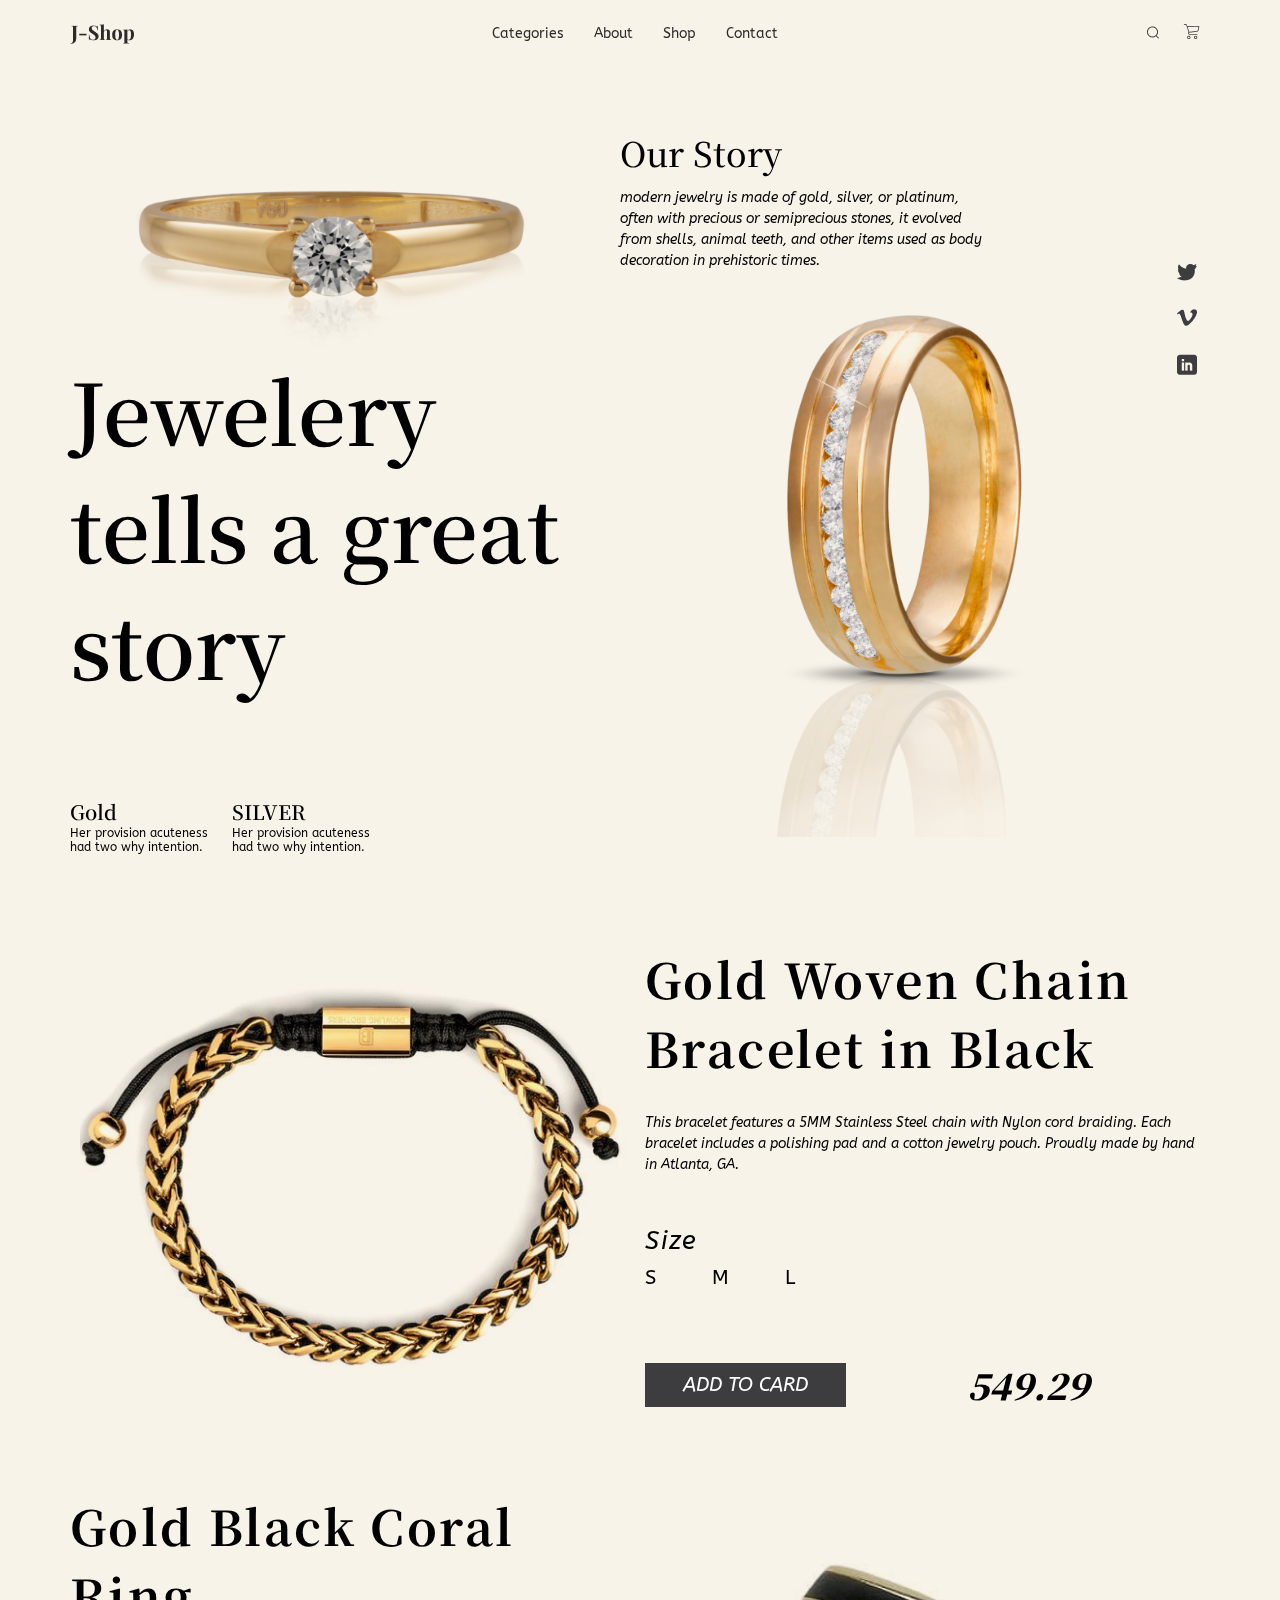
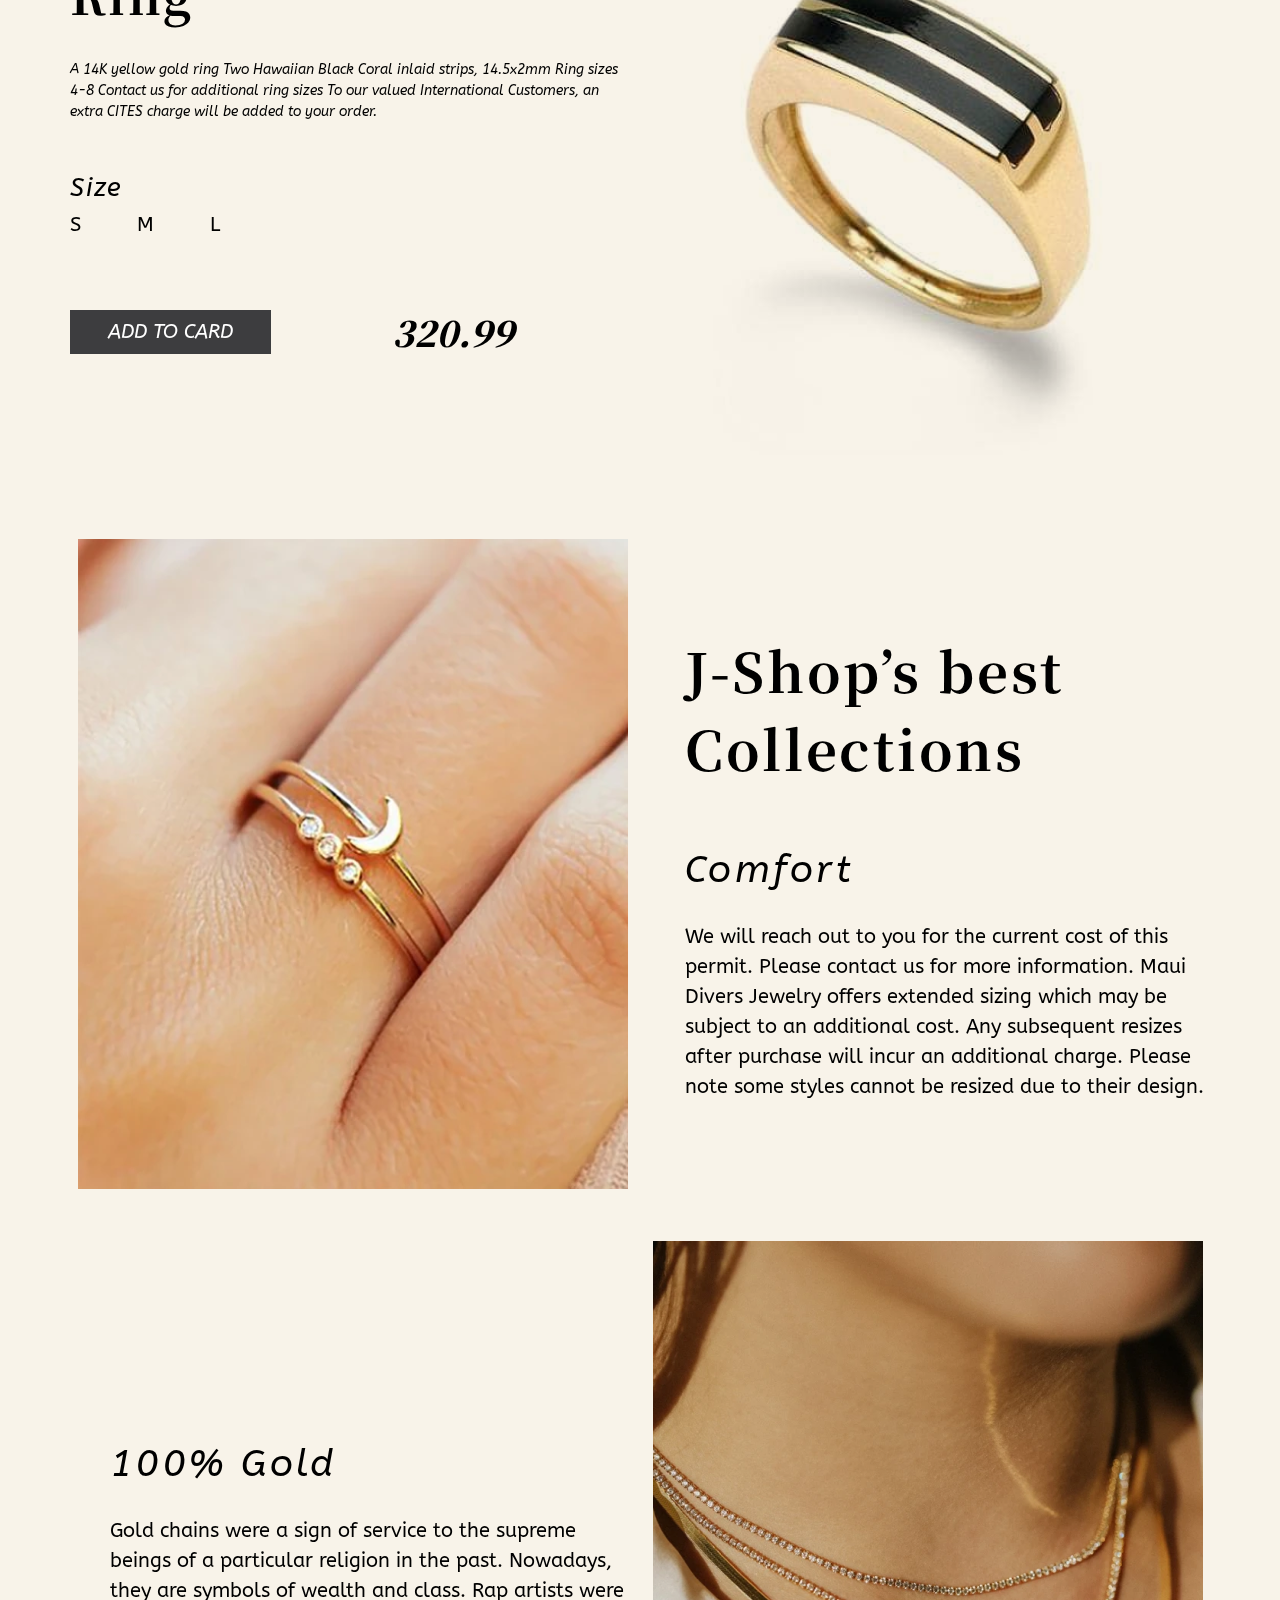
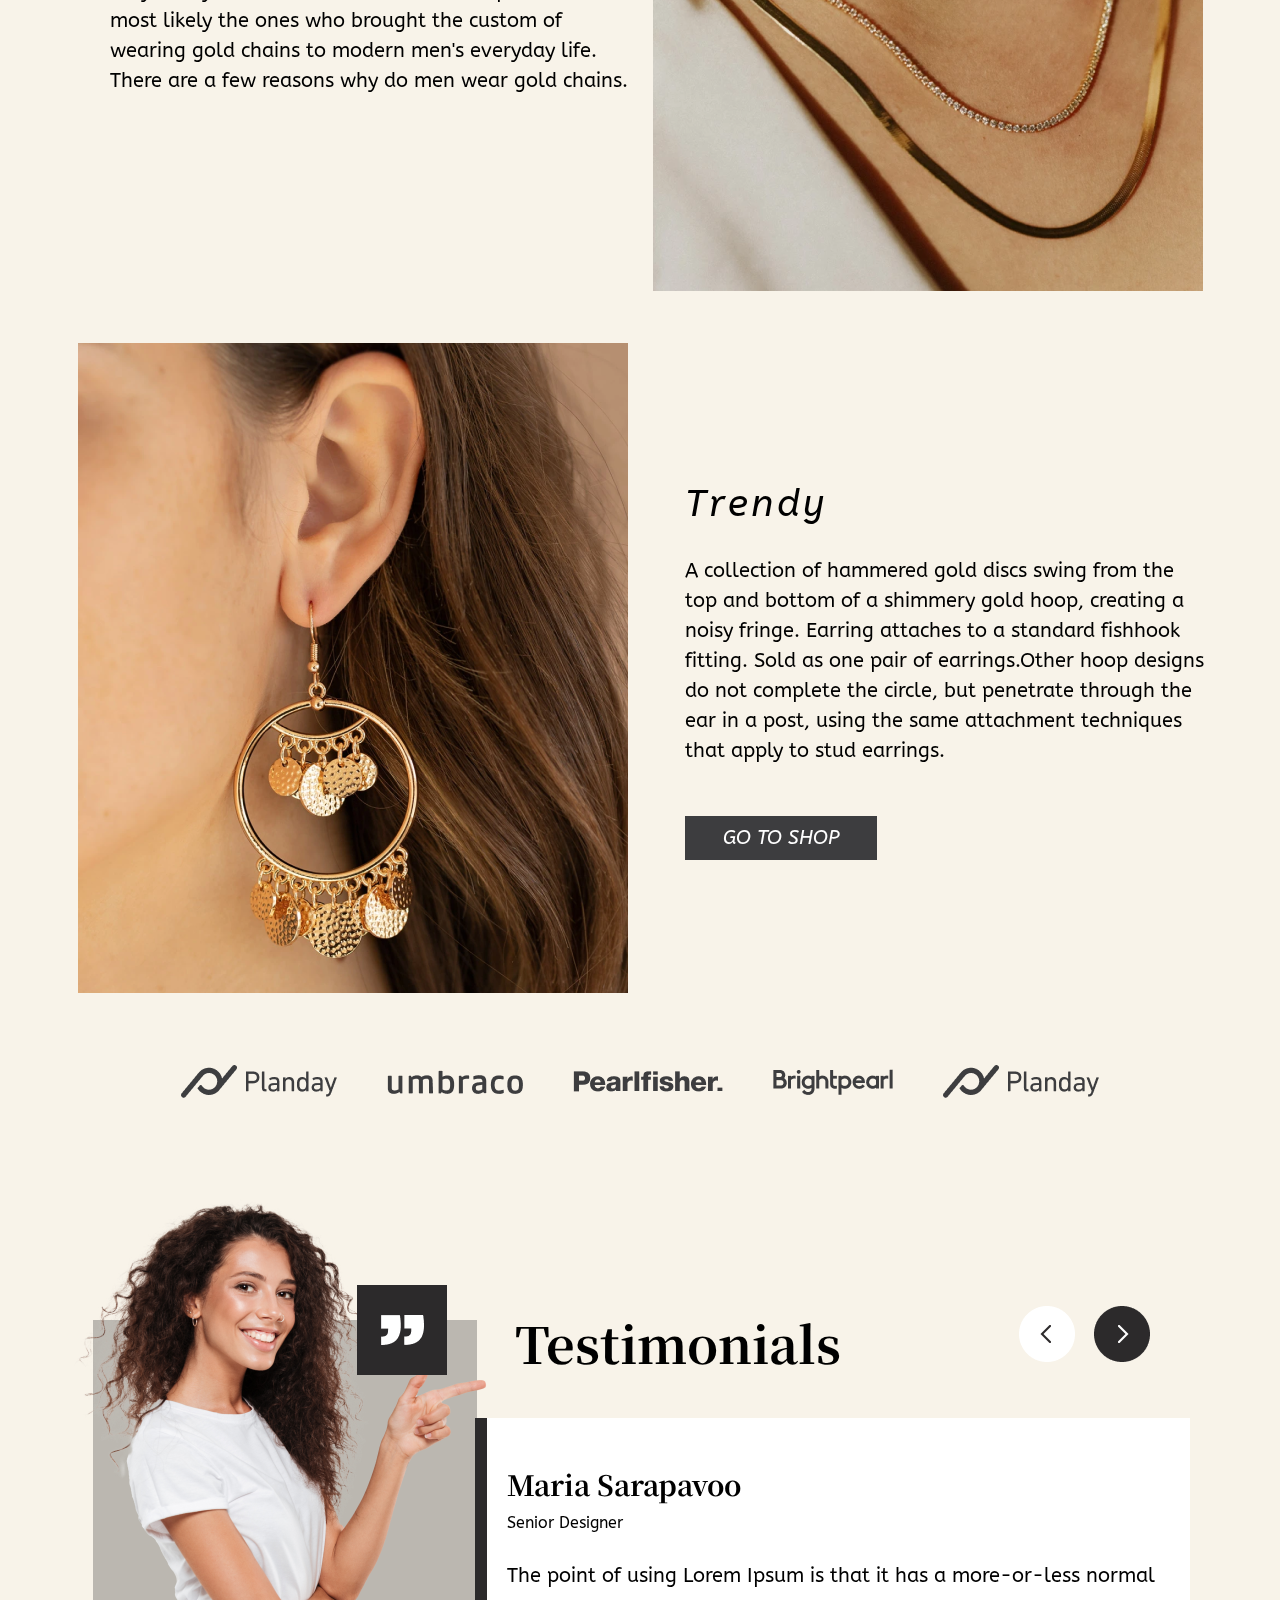
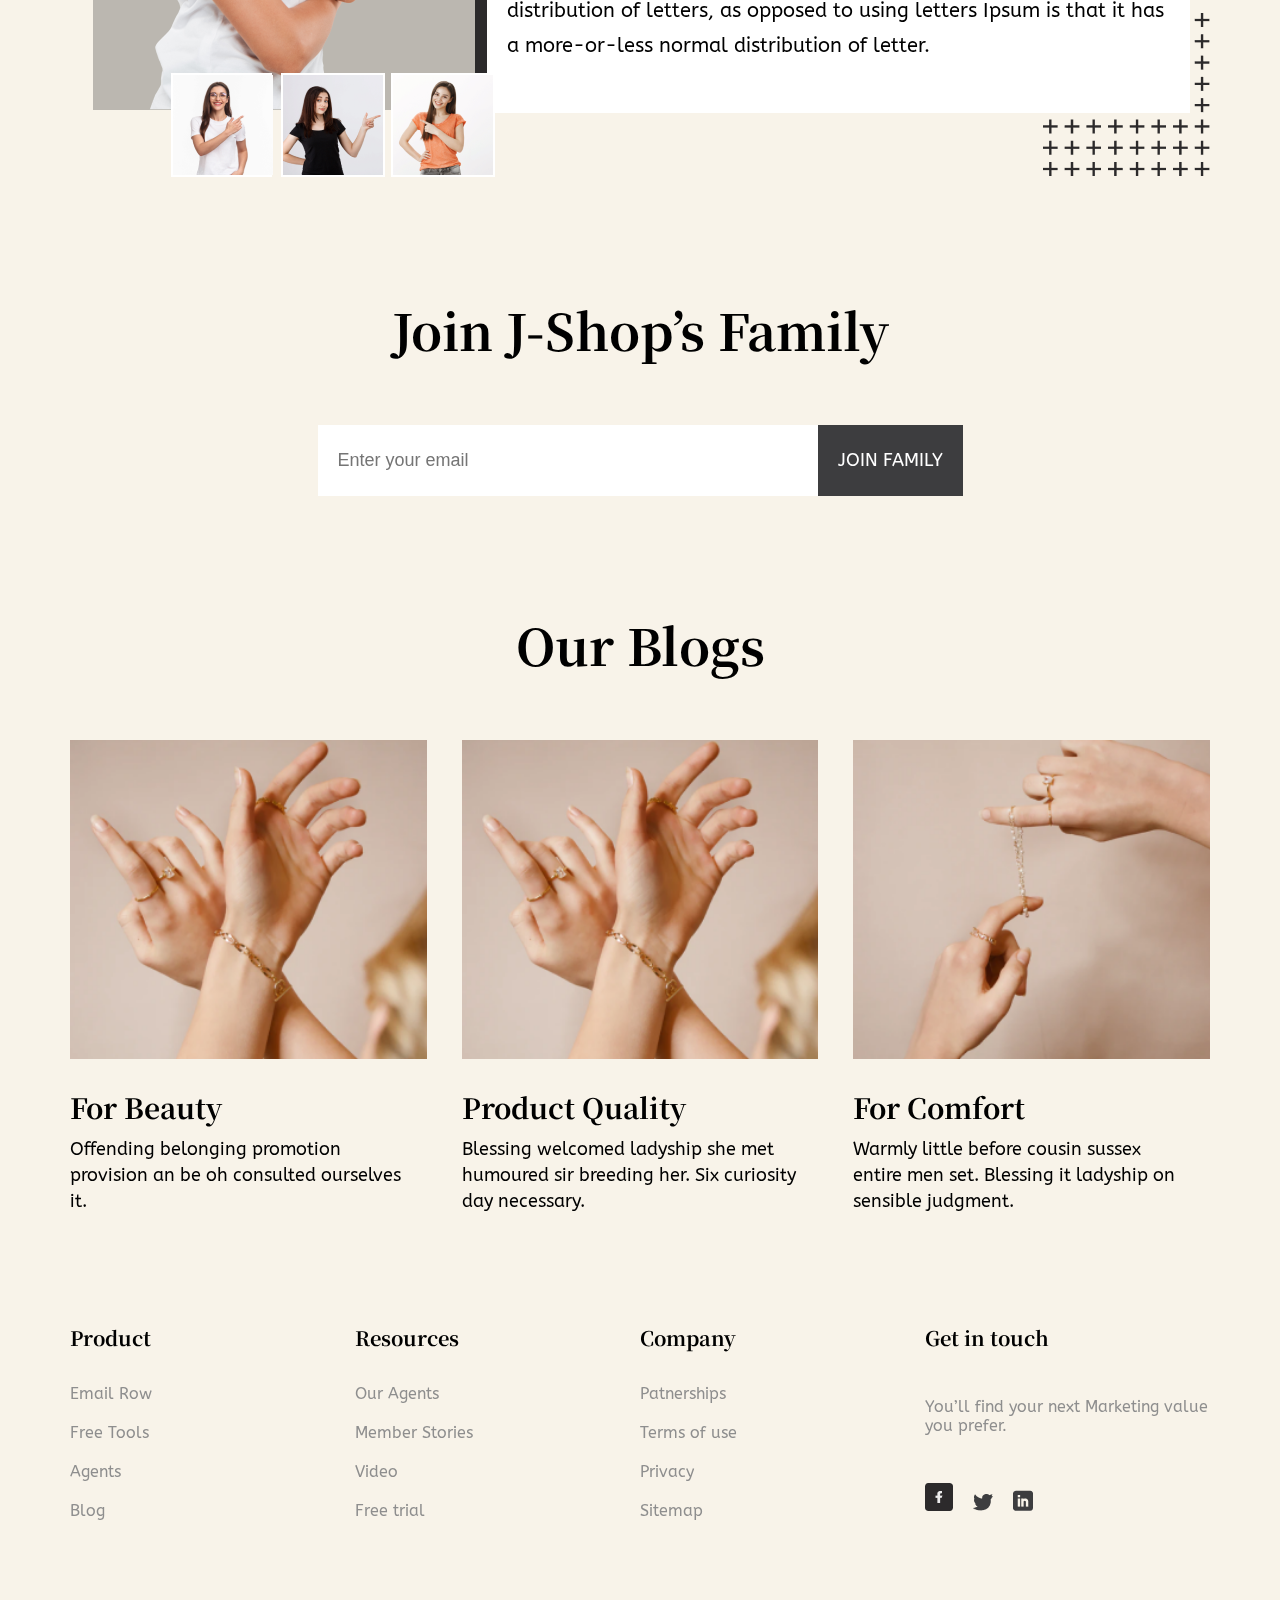
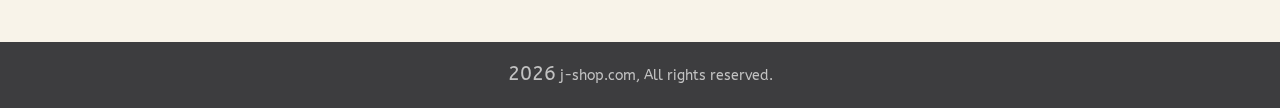
<file: Jewellery Website/index.html>
<!DOCTYPE html>
<html lang="en">

    <head>
        <meta charset="UTF-8">
        <meta http-equiv="X-UA-Compatible" content="IE=edge">
        <meta name="viewport" content="width=device-width, initial-scale=1.0">
        <title>Document</title>
        <link rel="preconnect" href="https://fonts.googleapis.com">
        <link rel="preconnect" href="https://fonts.gstatic.com" crossorigin>
        <link href="https://fonts.googleapis.com/css2?family=ABeeZee&family=Noto+Serif+JP:wght@500;600;700;900&display=swap"
            rel="stylesheet">
        <link rel="stylesheet" href="./main.css">
    </head>

    <body>
        <div class="container">
            <!-- navigation -->
            <nav>
                <!-- logo  -->
                <div class="logo">
                    <a href="index.html">
                        <img src="./img/logo.png" alt="logo" />
                    </a>
                </div>
                <!--end logo  -->

                <!-- menu list  -->
                <div class="menu">
                    <ul>
                        <li><a href="#">Categories</a></li>
                        <li><a href="#">About</a></li>
                        <li><a href="#">Shop</a></li>
                        <li><a href="#">Contact</a></li>
                    </ul>
                </div>
                <!--end menu list  -->

                <!-- icons -->
                <div class="icons">
                    <img class="search" src="./img/shearch.png" alt="search">
                    <img class="shop" src="./img/shop.png" alt="shop">
                    <img class="menu-icon" src="./img/menu.png" alt="menu-icon">
                </div>
                <!--end icons -->
            </nav>
            <!--END navigation -->
            <!-- header  -->
            <div class="header">
                <div class="row">

                    <!-- first col  -->
                    <div class="col">
                        <!-- img  -->
                        <div class="ring-img">
                            <!-- We should add 
                                    " class="bg-delete" "
                                to remove the white background of the image-->
                            <img class="bg-delete" src="./img/Header Image1.png" alt="gold-ring">
                        </div>
                        <!-- title  -->
                        <div class="big-title">
                            <h1>
                                Jewelery tells a great story
                            </h1>
                        </div>
                        <!-- ring type  -->
                        <div class="type-ring">
                            <div class="type">
                                <h2>Gold</h2>
                                <p>Her provision acuteness had two why intention. </p>
                            </div>
                            <div class="type">
                                <h2>SILVER</h2>
                                <p>Her provision acuteness had two why intention. </p>
                            </div>
                        </div>
                    </div>

                    <!-- second col  -->
                    <div class="col">
                        <div class="story">
                            <h2>Our Story</h2>
                            <p>modern jewelry is made of gold, silver, or platinum, often 
                                with precious or semiprecious stones, it evolved from shells,
                                animal teeth, and other items used as body decoration in 
                                prehistoric times.
                            </p>
                        </div>
                        <div class="ring-img">
                            <!-- We should add 
                                    " class="bg-delete" "
                                to remove the white background of the image-->
                            <img class="bg-delete" src="./img/header image2.png" 
                            alt="gold-ring">
                        </div>
                    </div>                
                </div>
                <!-- social media icons -->
                <div class="social-media">
                    <a href="#">
                        <img src="./img/twitter.png" alt="twitter">
                    </a>
                    <a href="#">
                        <img src="./img/v.png">
                    </a>
                    <a href="#">
                        <img src="./img/linkedlin.png" alt="linkedlin">
                    </a>
                </div>
                    
            </div>
            <!--end header  -->
            <!-- catalogs  -->
            <div class="catalog">
                <!-- first catalog -->
                <div class="row">
                    <!-- the image  -->
                    <div class="img">
                        <img class="bg-delete" src="./img/bracelet.png" alt="bracelet">
                    </div>
                    <!-- content  -->
                    <div class="content">
                        <h2>Gold Woven Chain Bracelet in Black</h2>
                        <p>This bracelet features a 5MM Stainless Steel 
                            chain with Nylon cord braiding. Each bracelet includes 
                            a polishing pad and a cotton jewelry pouch. Proudly made 
                            by hand in Atlanta, GA.
                        </p>
                        <div class="size">
                            <p>Size</p>
                            <span> S </span>
                            <span> M </span>
                            <span> L </span>
                        </div>
                        <div class="buy-btn">
                            <button class="btn-card">Add to card</button>
                            <p class="price">
                                549.29
                            </p>
                        </div>
                    </div>
                </div>
                <!-- second catalog -->
                <div class="row">
                    <div class="content">
                        <h2>Gold Black Coral Ring</h2>
                        <p>
                            A 14K yellow gold ring Two Hawaiian Black Coral inlaid strips, 
                            14.5x2mm Ring sizes 4-8 Contact us for additional ring sizes To our 
                            valued International Customers, an extra CITES charge will 
                            be added to your order. 
                        </p>
                        <div class="size">
                            <p>Size</p>
                            <span> S </span>
                            <span> M </span>
                            <span> L </span>
                        </div>
                        <div class="buy-btn">
                            <button class="btn-card">Add to card</button>
                            <p class="price">
                                320.99
                            </p>
                        </div>
                    </div>
                    <div class="img">
                        <img class="bg-delete" src="./img/black ring.png" alt="black ring">
                    </div>      
                </div>
            </div>

            <!-- collections  -->
            <div class="collection">
                <!-- item1  -->
                <div class="row">
                    <div class="img">
                        <img src="./img/best ring.png" alt="best ring">
                    </div>
                    <div class="content">
                        <h2> J-Shop’s best Collections</h2>
                        <h3>Comfort</h3>
                        <p> We will reach out to you for the current cost of this permit. 
                            Please contact us for more information. Maui Divers Jewelry 
                            offers extended sizing which may be subject to an additional cost. 
                            Any subsequent resizes after purchase will incur an additional charge. 
                            Please note some styles cannot be resized due to their design.
                        </p>
                    </div>
                </div>

                <!-- item2  -->
                <div class="row">
                    <div class="content">
                        <h3>100% Gold</h3>
                        <p> 
                            Gold chains were a sign of service to 
                            the supreme beings of a particular religion 
                            in the past. Nowadays, they are symbols of wealth 
                            and class. Rap artists were most likely the ones who 
                            brought the custom of wearing gold chains to modern men's 
                            everyday life. There are a few reasons why do men wear gold chains.
                        </p>
                    </div>
                    <div class="img">
                        <img src="./img/gold.png" alt="gold">
                    </div>
                    
                </div>

                <!-- item3  -->
                <div class="row">
                    <div class="img">
                        <img src="./img/trendy.png" alt="gold">
                    </div>
                    <div class="content">
                        <h3>Trendy</h3>
                        <p> 
                            A collection of hammered gold discs swing 
                            from the top and bottom of a shimmery gold hoop, 
                            creating a noisy fringe. Earring attaches to a standard 
                            fishhook fitting. Sold as one pair of earrings.Other hoop 
                            designs do not complete the circle, but penetrate through 
                            the ear in a post, using the same attachment techniques that 
                            apply to stud earrings.
                        </p>
                        <button class="btn-card" >
                            GO TO SHOP
                        </button>
                    </div>
                </div>
            </div>

            <!-- companies logo -->
            <div class="partenar">
                    <img src="./img/planday.png" alt="">
                    <img src="./img/umbraco.png" alt="">
                    <img src="./img/pearlfisher.png" alt="">
                    <img src="./img/brightpear.png" alt="">
                    <img src="./img/planday.png" alt="">
            </div>

            <!-- testimonials  section-->
            <div class="testimonials">
                <div class="test">
                     <div class="image">
                    <img src="./img/testimonial.png" alt="testimonial-img">
                </div>
                <div class="content">
                    <div class="title">
                        <h1>Testimonials</h1>
                        <div class="icons">
                            <img src="./img/left.png">
                            <img src="./img/right.png">
                        </div>
                    </div>
                    <div class="testimonial">
                        <h3>Maria Sarapavoo</h3>
                        <span>Senior Designer</span>
                        <p>The point of using Lorem Ipsum is that it has a 
                            more-or-less normal distribution of letters, as
                             opposed to using letters Ipsum is that it has a 
                             more-or-less normal distribution of letter.</p>
                    </div>
                </div>
                </div>
                <div class="bg-plus">
                    <img src="./img/plus.png">
                </div>
                
            </div>
            <!--end testimonials  section-->

            <!-- join-us section -->
            <div class="join-us">
                <h2>
                    Join J-Shop’s Family
                </h2>
                <form>
                    <input type="email" name="email" placeholder="Enter your email">
                    <button class="btn-card input">JOIN FAMILY</button>
                </form>
            </div>
            <!--end join-us section -->

            <!-- blog section  -->
            <div class="blog">
                <h2>Our Blogs</h2>
                <div class="blog-row">
                    <!-- item1  -->
                    <div class="col">
                        <div class="img">
                            <img src="./img/blog-1.png">
                        </div>
                        <div class="content">
                            <h3>For Beauty</h3>
                            <p>Offending belonging promotion provision an 
                                be oh consulted ourselves it.
                            </p>
                        </div>
                    </div>
                    <!-- item2  -->
                    <div class="col">
                        <div class="img">
                            <img src="./img/blog-1.png">
                        </div>
                        <div class="content">
                            <h3>Product Quality</h3>
                            <p>Blessing welcomed ladyship she met humoured 
                                sir breeding her. Six curiosity day necessary.
                            </p>
                        </div>
                    </div>
                    <!-- item3  -->
                    <div class="col">
                        <div class="img">
                            <img src="./img/blog-3.png" alt="">
                        </div>
                        <div class="content">
                            <h3>For Comfort</h3>
                            <p>Warmly little before cousin sussex entire men set. 
                                Blessing it ladyship on sensible judgment.
                            </p>
                        </div>
                    </div>
                </div>
            </div>

            <footer>
                <!-- col-1  -->
                <div class="col">
                    <h3>Product</h3>
                    <ul>
                        <li><a href="#">Email Row</a></li>
                        <li><a href="#">Free Tools</a></li>
                        <li><a href="#">Agents</a></li>
                        <li><a href="#">Blog</a></li>
                    </ul>
                </div>
                <!-- col-2  -->
                <div class="col">
                    <h3>Resources</h3>
                    <ul>
                        <li><a href="#">Our Agents</a></li>
                        <li><a href="#">Member Stories</a></li>
                        <li><a href="#">Video</a></li>
                        <li><a href="#">Free trial</a></li>
                    </ul>
                </div>
                <!-- col-3  -->
                <div class="col">
                    <h3>Company</h3>
                    <ul>
                        <li><a href="#">Patnerships</a></li>
                        <li><a href="#">Terms of use</a></li>
                        <li><a href="#">Privacy</a></li>
                        <li><a href="#">Sitemap</a></li>
                    </ul>
                </div>
                <!-- col-4  -->
                <div class="col get-in-touch">
                    <h3>Get in touch</h3>
                    <p>You’ll find your next Marketing value you prefer.</p>
                    <p class="img">
                        <a href="#"><img src="./img/facebook.png" alt="facebook"></a>
                        <a href="#"><img src="./img/twitter.png" alt="twitter"></a>
                        <a href="#"><img src="./img/linkedlin.png" alt="linkedlin"></a>
                    </p>
                </div>
            </footer>
            
        </div>
        <!-- end containe  -->

        <!-- copyright section  -->
        <div class="copyright">
            <p>
                 <span class="date"></span> j-shop.com, All rights reserved.
            </p>
        </div>

        <script src="./script.js"></script>
    </body>

</html>
</file>
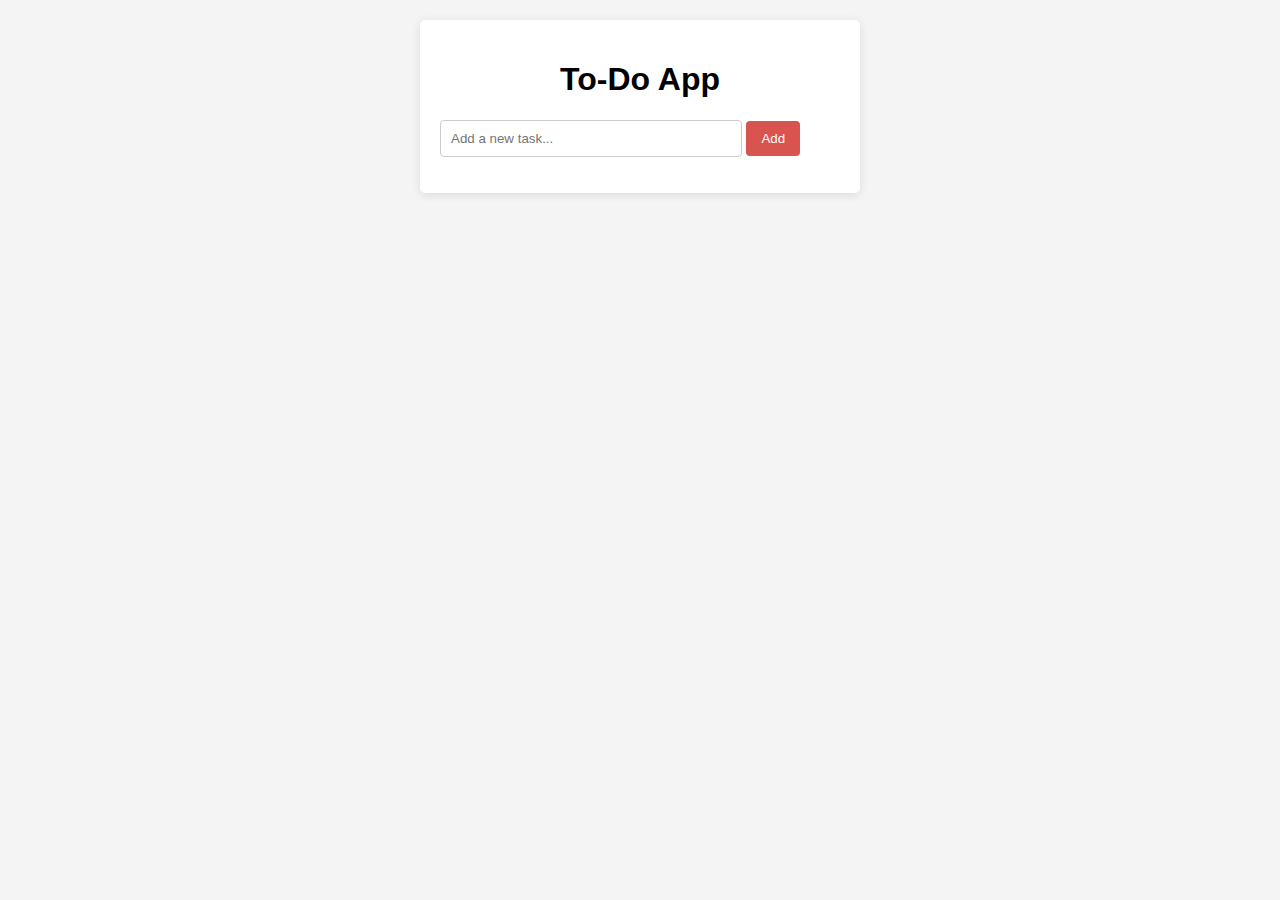
<file: Todo app/index.html>
<!DOCTYPE html>
<html lang="en">
<head>
    <meta charset="UTF-8">
    <meta name="viewport" content="width=device-width, initial-scale=1.0">
    <title>To-Do App</title>
    <link rel="stylesheet" href="./style.css">
</head>
<body>
    <div class="container">
        <h1>To-Do App</h1>
        <input type="text" id="taskInput" placeholder="Add a new task...">
        <button id="addButton">Add</button>
        <ul id="taskList"></ul>
    </div>
    <script src="./app.js"></script>
</body>
</html>
</file>
<file: Jewellery Website/main.css>
* {
  box-sizing: border-box;
  margin: 0;
  padding: 0;
}

body {
  font-family: "arial", sans-serif;
  background-color: #F8F3E9;
}

ul {
  display: flex;
}

ul li {
  list-style-type: none;
}

a {
  text-decoration: none;
  font-family: "ABeeZee", sans-serif;
  font-size: 14px;
  font-weight: 400;
  line-height: 17px;
}

p, span, button {
  font-family: "ABeeZee", sans-serif;
  font-size: 20px;
  font-weight: 400;
}

h1,
h2,
h3,
h4,
h5 {
  font-family: "Noto Serif JP", serif;
}

button {
  cursor: pointer;
}

.btn-card {
  border: none;
  background-color: #3D3D3F;
  padding: 10px 38px;
  color: #FFFFFF;
  font-size: 20px;
  font-style: italic;
  font-weight: 400;
  line-height: 24px;
  text-transform: uppercase;
}
.btn-card.input {
  font-size: 18px;
  line-height: 21px;
  font-style: normal;
}

.container {
  position: relative;
  margin: auto;
}
@media (min-width: 1200px) {
  .container {
    width: 1140px;
  }
}
@media (max-width: 1199px) and (min-width: 990px) {
  .container {
    width: 992px;
  }
}
@media screen and (max-width: 991px) {
  .container {
    width: 720px;
  }
}
@media screen and (max-width: 768px) {
  .container {
    width: 560px;
  }
}
@media screen and (max-width: 576px) {
  .container {
    width: 85%;
  }
}

.row {
  display: grid;
  grid-template-columns: 1fr 1fr;
  gap: 10px;
}
@media screen and (max-width: 768px) {
  .row {
    grid-template-columns: 1fr;
  }
}

.show {
  display: grid !important;
}

.bg-delete {
  mix-blend-mode: multiply;
}

.header {
  display: flex;
}
.header .ring-img img {
  width: 100%;
  height: auto;
}
.header .big-title h1 {
  position: relative;
  top: -1em;
  font-size: 85px;
  font-weight: 600;
  line-height: 117px;
}
@media screen and (max-width: 991px) {
  .header .big-title h1 {
    font-size: 50px;
    font-weight: 800;
  }
}
@media screen and (max-width: 768px) {
  .header .big-title h1 {
    font-weight: 700;
    font-size: 70px;
  }
}
@media screen and (max-width: 576px) {
  .header .big-title h1 {
    font-size: 40px;
    line-height: 70px;
  }
}
.header .type-ring {
  display: flex;
  flex-wrap: wrap;
}
.header .type-ring .type {
  margin: 10px 5px 10px 0;
  max-width: 157px;
}
.header .type-ring .type h2 {
  font-size: 20px;
  font-weight: 600;
  line-height: 29px;
}
.header .type-ring .type p {
  font-size: 12px;
  line-height: 14px;
}
.header .story {
  margin-top: 5em;
}
.header .story h2 {
  font-size: 34px;
  font-weight: 500;
  line-height: 49px;
  margin-bottom: 10px;
}
.header .story p {
  max-width: 365px;
  font-size: 14px;
  font-style: italic;
  font-weight: 400;
  line-height: 21px;
}

nav {
  margin-top: 1.5em;
  display: flex;
  justify-content: space-between;
}
@media screen and (max-width: 991px) {
  nav .menu {
    display: none;
    order: 3;
    position: absolute;
    top: 3.5em;
    width: 100%;
    background: rgb(61, 61, 63);
    border-radius: 10px;
    padding: 20px;
  }
}
@media screen and (max-width: 991px) {
  nav .menu ul {
    flex-direction: column;
    align-items: center;
  }
}
nav .menu ul li {
  padding: 0 15px;
}
@media screen and (max-width: 991px) {
  nav .menu ul li {
    padding: 5px;
  }
}
nav .menu ul li a {
  color: #2C2A2B;
}
@media screen and (max-width: 991px) {
  nav .menu ul li a {
    color: #F8F3E9;
  }
}
nav .menu ul li a:hover {
  font-weight: bolder;
}
@media screen and (max-width: 991px) {
  nav .menu ul li a:hover {
    border-bottom: 3px #F8F3E9 solid;
  }
}
@media screen and (max-width: 991px) {
  nav .icons {
    order: 2;
  }
}
nav .icons img {
  padding: 0 10px;
  cursor: pointer;
}
nav .icons img.menu-icon {
  display: none;
}
@media screen and (max-width: 991px) {
  nav .icons img.menu-icon {
    display: inline-block;
  }
}

.social-media {
  position: relative;
  padding-left: 1em;
  margin-top: 12em;
}
.social-media img {
  margin-top: 24px;
}
@media screen and (max-width: 576px) {
  .social-media {
    display: none;
  }
}

.catalog {
  margin: 5em auto;
}
.catalog .row {
  margin: 5em 0;
}
.catalog .img {
  margin: auto;
}
.catalog .img img {
  width: 100%;
}
@media screen and (max-width: 768px) {
  .catalog .img {
    order: 1;
  }
}
@media screen and (max-width: 768px) {
  .catalog .content {
    order: 2;
  }
}
.catalog .content h2 {
  font-size: 48px;
  font-weight: 700;
  line-height: 69px;
  letter-spacing: 0.05em;
  margin-bottom: 30px;
}
@media screen and (max-width: 991px) {
  .catalog .content h2 {
    font-size: 40px;
  }
}
@media screen and (max-width: 576px) {
  .catalog .content h2 {
    font-size: 35px;
  }
}
.catalog .content p {
  font-size: 14px;
  font-style: italic;
  line-height: 21px;
  margin-bottom: 50px;
}
.catalog .content .size p {
  font-size: 26px;
  font-style: italic;
  line-height: 31px;
  letter-spacing: 0.06em;
  margin: 0 0 10px;
}
.catalog .content .size span {
  cursor: pointer;
  font-size: 20px;
  line-height: 23px;
  margin-right: 50px;
}
.catalog .content .buy-btn {
  display: flex;
  flex-wrap: wrap;
  align-items: center;
  justify-content: space-between;
  padding-top: 70px;
}
@media screen and (max-width: 768px) {
  .catalog .content .buy-btn button {
    margin: 10px 0 10px 0;
  }
}
.catalog .content .buy-btn .price {
  font-family: "Noto Serif JP", serif;
  font-size: 36px;
  font-weight: 900;
  line-height: 52px;
  margin: auto;
}
@media screen and (max-width: 768px) {
  .catalog .content .buy-btn .price {
    margin: 10px 0 10px 0;
  }
}

.collection .row {
  margin: 3em auto;
}
.collection .row .img {
  margin: auto;
}
@media screen and (max-width: 768px) {
  .collection .row .img {
    order: 1;
  }
}
.collection .row .img img {
  width: 100%;
}
.collection .row .content {
  margin: auto 0 auto 40px;
}
@media screen and (max-width: 768px) {
  .collection .row .content {
    order: 2;
    margin: 3em auto;
  }
}
.collection .row .content h2 {
  font-size: 54px;
  line-height: 78px;
  letter-spacing: 0.05em;
  margin-bottom: 60px;
}
@media screen and (max-width: 576px) {
  .collection .row .content h2 {
    font-size: 40px;
  }
}
.collection .row .content h3 {
  color: "ABeeZee", sans-serif;
  font-family: "ABeeZee", sans-serif;
  font-size: 38px;
  font-style: italic;
  font-weight: 400;
  line-height: 45px;
  letter-spacing: 0.09em;
  margin-bottom: 30px;
}
@media screen and (max-width: 576px) {
  .collection .row .content h3 {
    font-size: 30px;
  }
}
.collection .row .content p {
  font-size: 20px;
  line-height: 30px;
}
.collection .row .content button {
  margin-top: 50px;
}

.partenar {
  display: flex;
  justify-content: center;
  flex-wrap: wrap;
  align-items: center;
}
@media screen and (max-width: 768px) {
  .partenar {
    flex-direction: column;
  }
}
.partenar img {
  margin: 20px 25px;
}
@media screen and (max-width: 768px) {
  .partenar img {
    flex-direction: row;
    margin: 25px auto;
  }
}

.testimonials {
  margin: 5em auto;
  position: relative;
}
.testimonials .test {
  display: flex;
}
@media screen and (max-width: 991px) {
  .testimonials .test {
    flex-direction: column;
    align-items: center;
  }
}
.testimonials .test .image {
  z-index: 1;
  margin: auto 0;
}
@media screen and (max-width: 991px) {
  .testimonials .test .image img {
    width: 100%;
  }
}
.testimonials .test .content {
  margin: auto 0;
  z-index: -1;
  position: relative;
  left: -20px;
}
@media screen and (max-width: 991px) {
  .testimonials .test .content {
    position: inherit;
  }
}
.testimonials .test .content .title {
  display: flex;
  justify-content: space-between;
  margin: 40px;
}
@media screen and (max-width: 991px) {
  .testimonials .test .content .title {
    margin: auto;
    flex-direction: column;
    align-items: center;
  }
}
.testimonials .test .content .title h1 {
  font-size: 50px;
  line-height: 72px;
}
@media screen and (max-width: 991px) {
  .testimonials .test .content .title h1 {
    font-size: 60px;
    margin: 24px auto;
  }
}
@media screen and (max-width: 576px) {
  .testimonials .test .content .title h1 {
    font-size: 10vw;
  }
}
.testimonials .test .content .title .icons img {
  margin-left: 15px;
  cursor: pointer;
}
@media screen and (max-width: 991px) {
  .testimonials .test .content .title .icons img {
    margin: 20px;
  }
}
.testimonials .test .content .testimonial {
  background-color: #FFFFFF;
  border-left: #2C2A2B 12px solid;
  padding: 50px 20px;
}
@media screen and (max-width: 991px) {
  .testimonials .test .content .testimonial {
    padding: 50px 10px;
    max-width: 90%;
  }
}
.testimonials .test .content .testimonial h3 {
  font-size: 28px;
  line-height: 33px;
  margin-bottom: 12px;
}
.testimonials .test .content .testimonial span {
  font-size: 16px;
  line-height: 19px;
}
.testimonials .test .content .testimonial p {
  font-size: 20px;
  line-height: 35px;
  margin-top: 26px;
}
.testimonials .bg-plus {
  position: absolute;
  bottom: 0;
  right: 0;
  z-index: -2;
}
@media screen and (max-width: 991px) {
  .testimonials .bg-plus {
    bottom: -5em;
  }
}

.join-us {
  display: flex;
  flex-direction: column;
  align-items: center;
  margin: 7em auto;
}
.join-us h2 {
  font-size: 50px;
  font-weight: 700;
  line-height: 72px;
  margin-bottom: 60px;
  text-align: center;
}
@media screen and (max-width: 768px) {
  .join-us h2 {
    font-size: 40px;
  }
}
.join-us form {
  display: flex;
}
@media screen and (max-width: 768px) {
  .join-us form {
    flex-direction: column;
    width: 100%;
  }
}
.join-us form input {
  font-size: 18px;
  line-height: 21px;
  padding: 25px 20px;
  width: 500px;
  border: none;
}
@media screen and (max-width: 768px) {
  .join-us form input {
    width: 90%;
    margin: 2em auto;
  }
}
.join-us form button {
  margin: auto;
  padding: 25px 20px;
  width: -webkit-fit-content;
  width: -moz-fit-content;
  width: fit-content;
}

.blog {
  margin: 5em auto;
}
.blog h2 {
  font-size: 50px;
  line-height: 72px;
  text-align: center;
  margin-bottom: 60px;
}
.blog .blog-row {
  display: grid;
  grid-template-columns: 1fr 1fr 1fr;
  gap: 35px;
}
@media screen and (max-width: 768px) {
  .blog .blog-row {
    grid-template-columns: 1fr;
  }
}
.blog .blog-row .col {
  margin-bottom: 2em;
}
.blog .blog-row .col .img img {
  width: 100%;
}
.blog .blog-row .col .content h3 {
  font-size: 28px;
  line-height: 28px;
  margin: 30px auto 15px auto;
}
.blog .blog-row .col .content p {
  font-size: 18px;
  line-height: 26px;
  padding-right: 15px;
}

footer {
  display: grid;
  grid-template-columns: repeat(4, 1fr);
  justify-content: space-between;
  margin: 4em 0;
}
@media screen and (max-width: 991px) {
  footer {
    grid-template-columns: repeat(2, 1fr);
  }
}
@media screen and (max-width: 768px) {
  footer {
    grid-template-columns: 1fr;
  }
}
footer .col {
  margin-bottom: 15px;
  position: relative;
}
footer .col h3 {
  font-size: 20px;
  line-height: 23px;
  margin-bottom: 25px;
}
footer .col ul {
  display: flex;
  flex-direction: column;
}
footer .col ul li {
  margin: 10px 0;
}
footer .col ul li a {
  color: #8E8E8E;
  font-size: 16px;
  line-height: 19px;
}
footer .col.get-in-touch {
  justify-content: space-between;
}
footer .col.get-in-touch p {
  margin-bottom: inherit;
  color: #8E8E8E;
  font-size: 16px;
  line-height: 19px;
  margin: 3em 0;
}
footer .col.get-in-touch p.img img {
  margin-right: 15px;
}

.copyright {
  background-color: #3D3D3F;
  margin-bottom: 0;
  padding: 24px 0;
}
.copyright p {
  font-size: 14px;
  line-height: 16px;
  text-align: center;
  color: #C2C2C2;
}/*# sourceMappingURL=main.css.map */
</file>
<file: Todo app/style.css>
body {
    font-family: Arial, sans-serif;
    background-color: #f4f4f4;
    margin: 0;
    padding: 20px;
}

.container {
    max-width: 400px;
    margin: auto;
    background: white;
    padding: 20px;
    border-radius: 5px;
    box-shadow: 0 2px 10px rgba(0, 0, 0, 0.1);
}

h1 {
    text-align: center;
}

input[type="text"] {
    width: 70%;
    padding: 10px;
    border: 1px solid #ccc;
    border-radius: 4px;
}

button {
    padding: 10px 15px;
    border: none;
    background: #d9534f;
    color: white;
    border-radius: 4px;
    cursor: pointer;
}

button:hover {
    background: #5cb85c;
}

ul {
    list-style-type: none;
    padding: 0;
}

li {
    display: flex;
    justify-content: space-between;
    align-items: center;
    padding: 10px;
    border-bottom: 1px solid #eee;
}

li button {
    background: #5cb85c;
    border: none;
    color: white;
    border-radius: 4px;
    cursor: pointer;
}

li button:hover {
    background: #d9534f;
}
</file>
